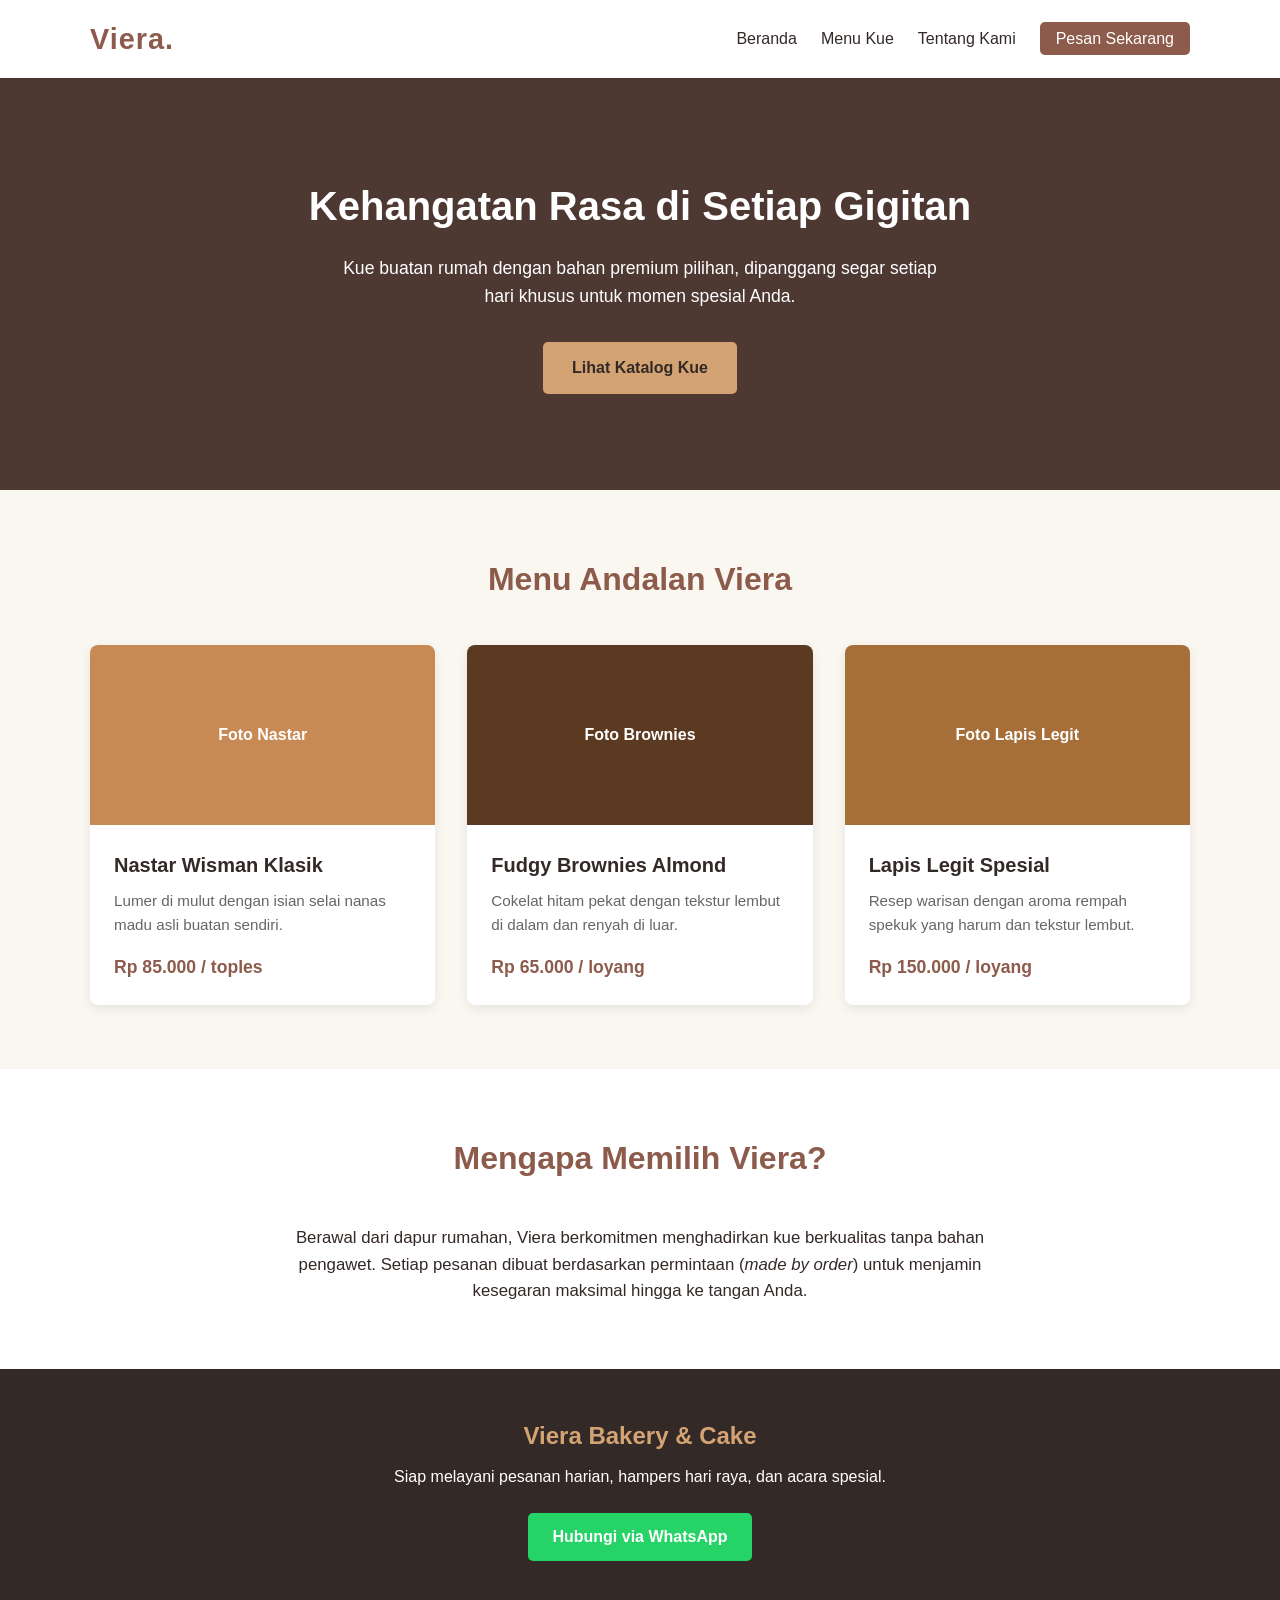
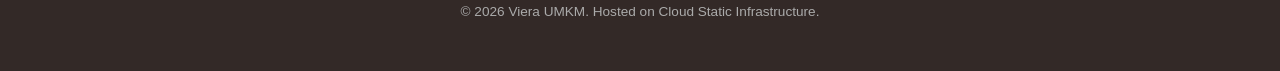
<file: index.html>
<!DOCTYPE html>
<html lang="id">
<head>
    <meta charset="UTF-8">
    <meta name="viewport" content="width=device-width, initial-scale=1.0">
    <meta name="description" content="Viera - Aneka Kue Tradisional & Modern Lezat">
    <title>Viera | Spesialis Kue & Pastry</title>
    <link rel="stylesheet" href="style.css">
</head>
<body>
    <!-- Navigasi -->
    <header>
        <div class="container nav-container">
            <h1 class="logo">Viera.</h1>
            <nav>
                <ul>
                    <li><a href="#beranda">Beranda</a></li>
                    <li><a href="#produk">Menu Kue</a></li>
                    <li><a href="#tentang">Tentang Kami</a></li>
                    <li><a href="#kontak" class="btn-nav">Pesan Sekarang</a></li>
                </ul>
            </nav>
        </div>
    </header>

    <!-- Hero Section -->
    <section id="beranda" class="hero">
        <div class="container">
            <h2>Kehangatan Rasa di Setiap Gigitan</h2>
            <p>Kue buatan rumah dengan bahan premium pilihan, dipanggang segar setiap hari khusus untuk momen spesial Anda.</p>
            <a href="#produk" class="btn-primary">Lihat Katalog Kue</a>
        </div>
    </section>

    <!-- Katalog Produk -->
    <section id="produk" class="produk-section">
        <div class="container">
            <h3 class="section-title">Menu Andalan Viera</h3>
            <div class="grid-produk">
                <div class="card">
                    <div class="card-img placeholder-1">Foto Nastar</div>
                    <div class="card-body">
                        <h4>Nastar Wisman Klasik</h4>
                        <p>Lumer di mulut dengan isian selai nanas madu asli buatan sendiri.</p>
                        <span class="harga">Rp 85.000 / toples</span>
                    </div>
                </div>
                <div class="card">
                    <div class="card-img placeholder-2">Foto Brownies</div>
                    <div class="card-body">
                        <h4>Fudgy Brownies Almond</h4>
                        <p>Cokelat hitam pekat dengan tekstur lembut di dalam dan renyah di luar.</p>
                        <span class="harga">Rp 65.000 / loyang</span>
                    </div>
                </div>
                <div class="card">
                    <div class="card-img placeholder-3">Foto Lapis Legit</div>
                    <div class="card-body">
                        <h4>Lapis Legit Spesial</h4>
                        <p>Resep warisan dengan aroma rempah spekuk yang harum dan tekstur lembut.</p>
                        <span class="harga">Rp 150.000 / loyang</span>
                    </div>
                </div>
            </div>
        </div>
    </section>

    <!-- Tentang Kami -->
    <section id="tentang" class="tentang-section">
        <div class="container">
            <h3 class="section-title">Mengapa Memilih Viera?</h3>
            <p>Berawal dari dapur rumahan, Viera berkomitmen menghadirkan kue berkualitas tanpa bahan pengawet. Setiap pesanan dibuat berdasarkan permintaan (<em>made by order</em>) untuk menjamin kesegaran maksimal hingga ke tangan Anda.</p>
        </div>
    </section>

    <!-- Footer & Kontak -->
    <footer id="kontak">
        <div class="container">
            <h4>Viera Bakery & Cake</h4>
            <p>Siap melayani pesanan harian, hampers hari raya, dan acara spesial.</p>
            <a href="https://wa.me/6281234567890?text=Halo%20Viera,%20saya%20ingin%20memesan%20kue" target="_blank" class="btn-wa">Hubungi via WhatsApp</a>
            <p class="copyright">&copy; 2026 Viera UMKM. Hosted on Cloud Static Infrastructure.</p>
        </div>
    </footer>
</body>
</html>
</file>
<file: style.css>
/* Reset & Variabel Warna */
:root {
    --primary-color: #8D5B4C; /* Cokelat Hangat */
    --secondary-color: #D4A373; /* Karamel */
    --bg-light: #FAF6F0; /* Krem Lembut */
    --text-dark: #332927;
    --white: #FFFFFF;
}

* {
    margin: 0;
    padding: 0;
    box-sizing: border-box;
    font-family: 'Segoe UI', Tahoma, Geneva, Verdana, sans-serif;
}

html {
    scroll-behavior: smooth;
}

body {
    background-color: var(--bg-light);
    color: var(--text-dark);
    line-height: 1.6;
}

.container {
    width: 90%;
    max-width: 1100px;
    margin: auto;
}

/* Header & Navigasi */
header {
    background-color: var(--white);
    box-shadow: 0 2px 10px rgba(0,0,0,0.05);
    position: sticky;
    top: 0;
    z-index: 100;
}

.nav-container {
    display: flex;
    justify-content: space-between;
    align-items: center;
    padding: 1rem 0;
}

.logo {
    color: var(--primary-color);
    font-size: 1.8rem;
    font-weight: bold;
    letter-spacing: 1px;
}

nav ul {
    list-style: none;
    display: flex;
    gap: 1.5rem;
    align-items: center;
}

nav a {
    text-decoration: none;
    color: var(--text-dark);
    font-weight: 500;
    transition: color 0.3s;
}

nav a:hover {
    color: var(--primary-color);
}

.btn-nav {
    background-color: var(--primary-color);
    color: var(--white) !important;
    padding: 0.5rem 1rem;
    border-radius: 5px;
}

/* Hero Section */
.hero {
    background: linear-gradient(rgba(51, 41, 39, 0.7), rgba(51, 41, 39, 0.7)), #8D5B4C;
    color: var(--white);
    text-align: center;
    padding: 6rem 1rem;
}

.hero h2 {
    font-size: 2.5rem;
    margin-bottom: 1rem;
}

.hero p {
    max-width: 600px;
    margin: 0 auto 2rem auto;
    font-size: 1.1rem;
}

.btn-primary {
    display: inline-block;
    background-color: var(--secondary-color);
    color: var(--text-dark);
    padding: 0.8rem 1.8rem;
    text-decoration: none;
    font-weight: bold;
    border-radius: 5px;
    transition: transform 0.2s;
}

.btn-primary:hover {
    transform: translateY(-2px);
}

/* Produk Section */
.produk-section {
    padding: 4rem 0;
}

.section-title {
    text-align: center;
    font-size: 2rem;
    color: var(--primary-color);
    margin-bottom: 2.5rem;
}

.grid-produk {
    display: grid;
    grid-template-columns: repeat(auto-fit, minmax(280px, 1fr));
    gap: 2rem;
}

.card {
    background: var(--white);
    border-radius: 8px;
    overflow: hidden;
    box-shadow: 0 4px 12px rgba(0,0,0,0.08);
    transition: transform 0.3s;
}

.card:hover {
    transform: translateY(-5px);
}

.card-img {
    height: 180px;
    display: flex;
    align-items: center;
    justify-content: center;
    color: var(--white);
    font-weight: bold;
}

/* Placeholder warna sebelum foto asli diunggah ke Cloud Storage */
.placeholder-1 { background-color: #C88A55; }
.placeholder-2 { background-color: #5C3A21; }
.placeholder-3 { background-color: #A66E38; }

.card-body {
    padding: 1.5rem;
}

.card-body h4 {
    font-size: 1.25rem;
    margin-bottom: 0.5rem;
}

.card-body p {
    font-size: 0.95rem;
    color: #666;
    margin-bottom: 1rem;
}

.harga {
    font-weight: bold;
    color: var(--primary-color);
    font-size: 1.1rem;
}

/* Tentang Section */
.tentang-section {
    background-color: var(--white);
    padding: 4rem 0;
    text-align: center;
}

.tentang-section p {
    max-width: 700px;
    margin: auto;
    font-size: 1.05rem;
}

/* Footer */
footer {
    background-color: var(--text-dark);
    color: var(--white);
    text-align: center;
    padding: 3rem 1rem;
}

footer h4 {
    font-size: 1.5rem;
    margin-bottom: 0.5rem;
    color: var(--secondary-color);
}

.btn-wa {
    display: inline-block;
    background-color: #25D366;
    color: var(--white);
    padding: 0.7rem 1.5rem;
    text-decoration: none;
    font-weight: bold;
    border-radius: 5px;
    margin: 1.5rem 0;
}

.copyright {
    font-size: 0.85rem;
    color: #AAA;
    margin-top: 1rem;
}

/* Halaman Error 404 */
.error-page {
    display: flex;
    justify-content: center;
    align-items: center;
    height: 100vh;
    text-align: center;
    padding: 1rem;
}

.error-container h1 {
    font-size: 6rem;
    color: var(--primary-color);
    line-height: 1;
}

.error-container h2 {
    margin: 1rem 0;
    color: var(--text-dark);
}

.error-container p {
    max-width: 450px;
    margin: 0 auto 2rem auto;
    color: #666;
}

/* Responsif untuk Layar HP */
@media (max-width: 600px) {
    .nav-container {
        flex-direction: column;
        gap: 1rem;
    }
    nav ul {
        gap: 1rem;
        font-size: 0.9rem;
    }
    .hero h2 {
        font-size: 1.8rem;
    }
  }
</file>
